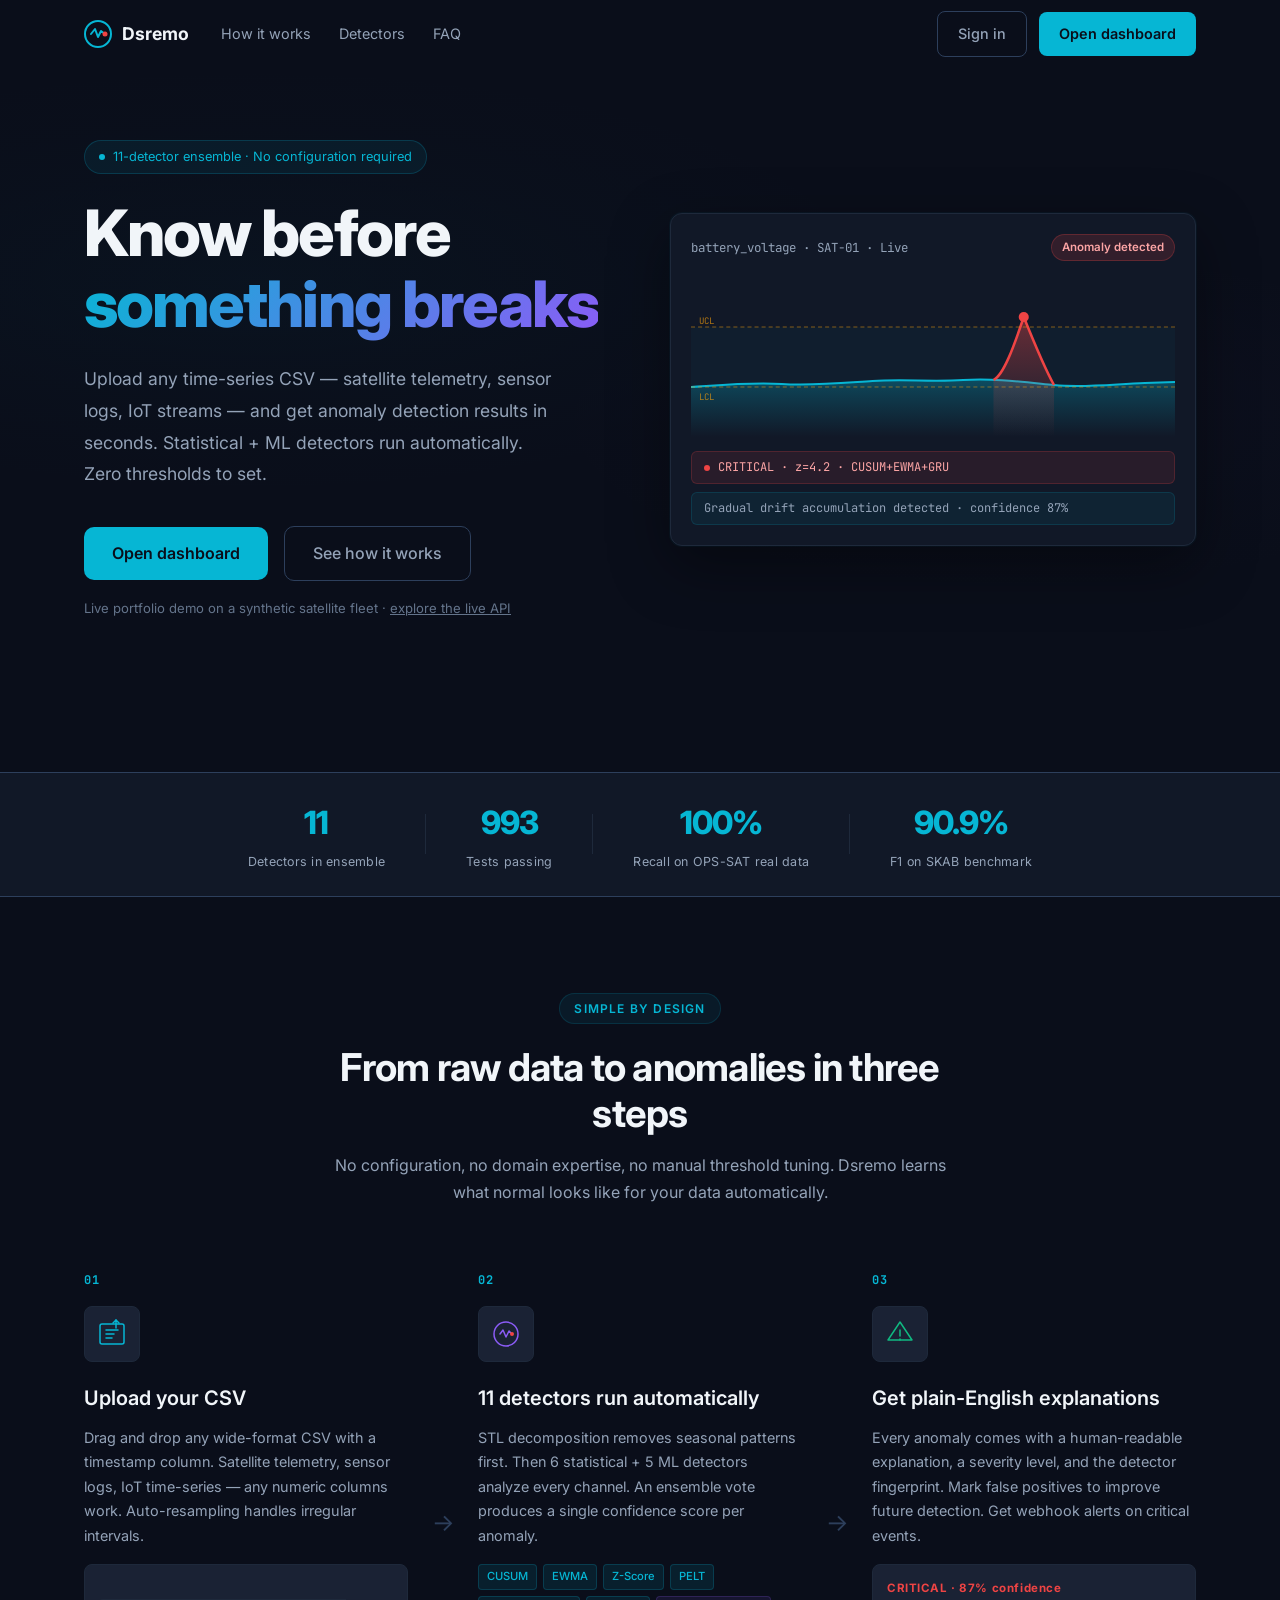
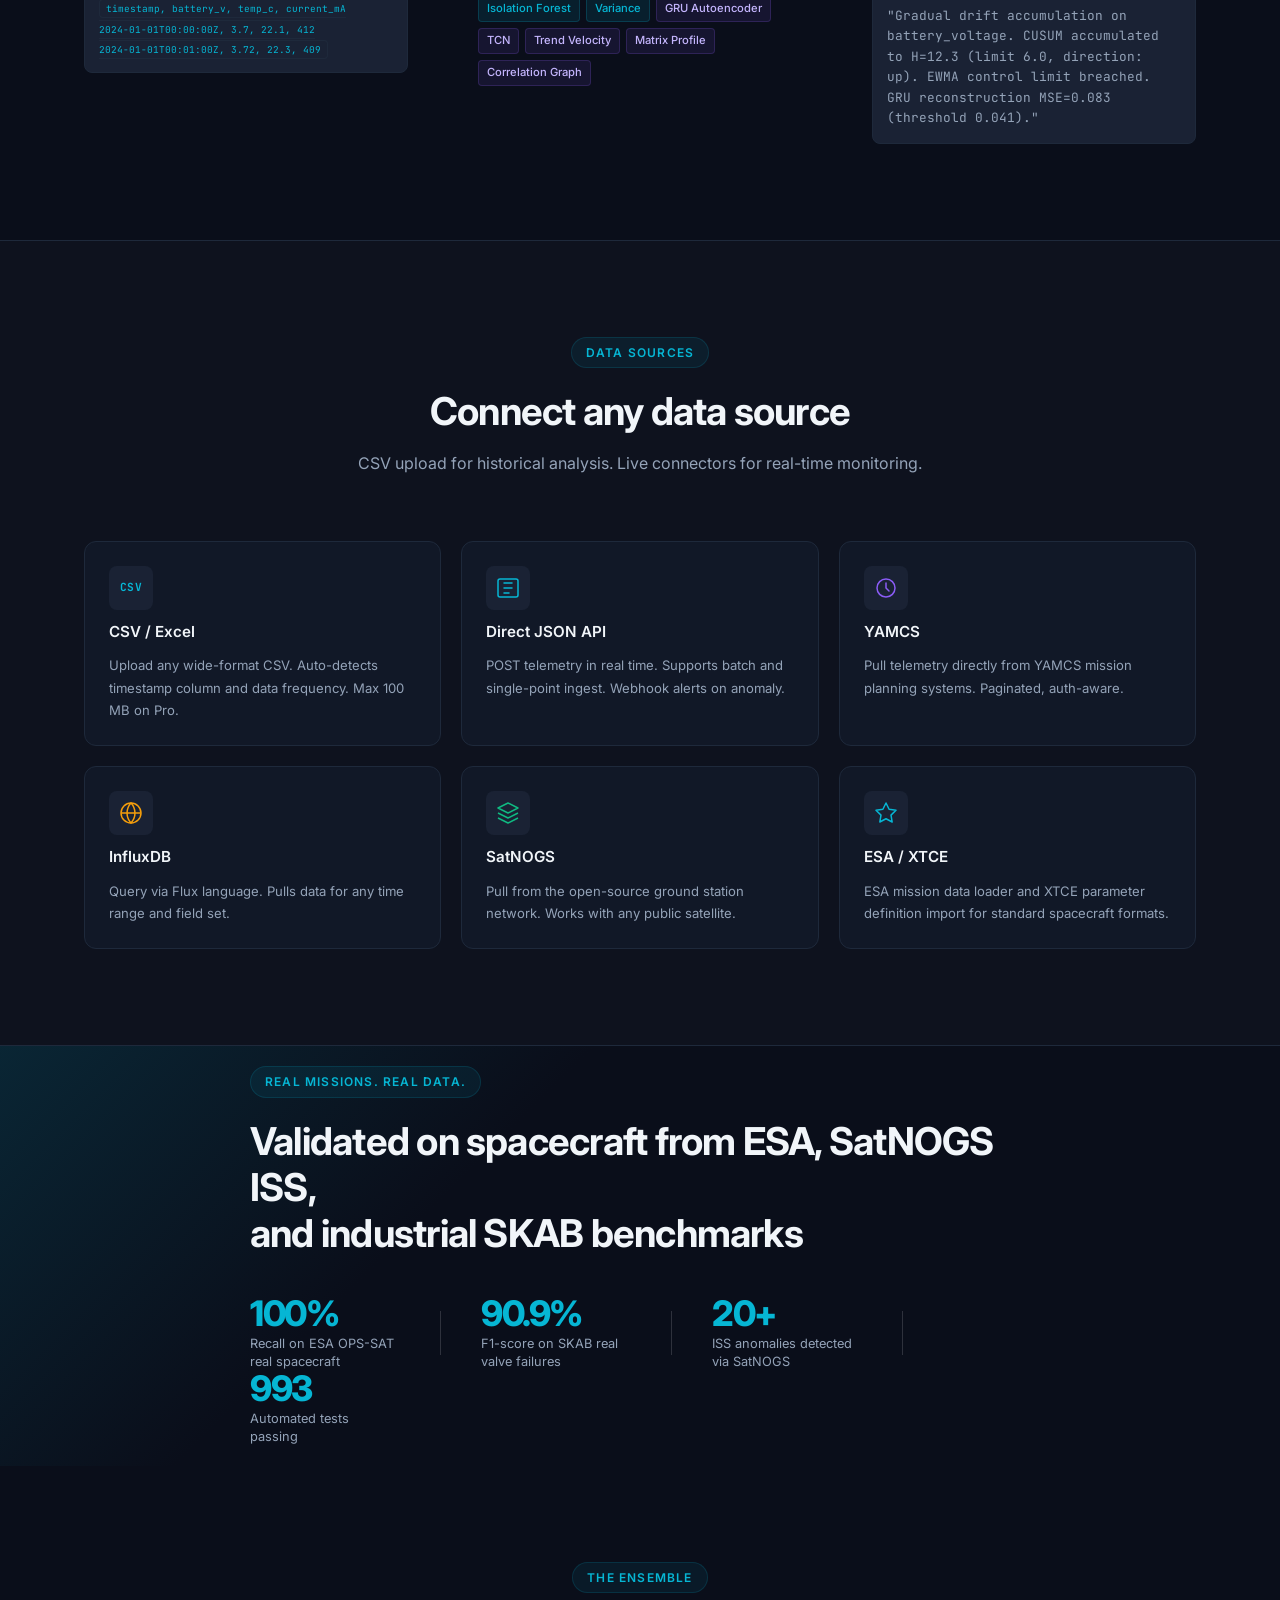
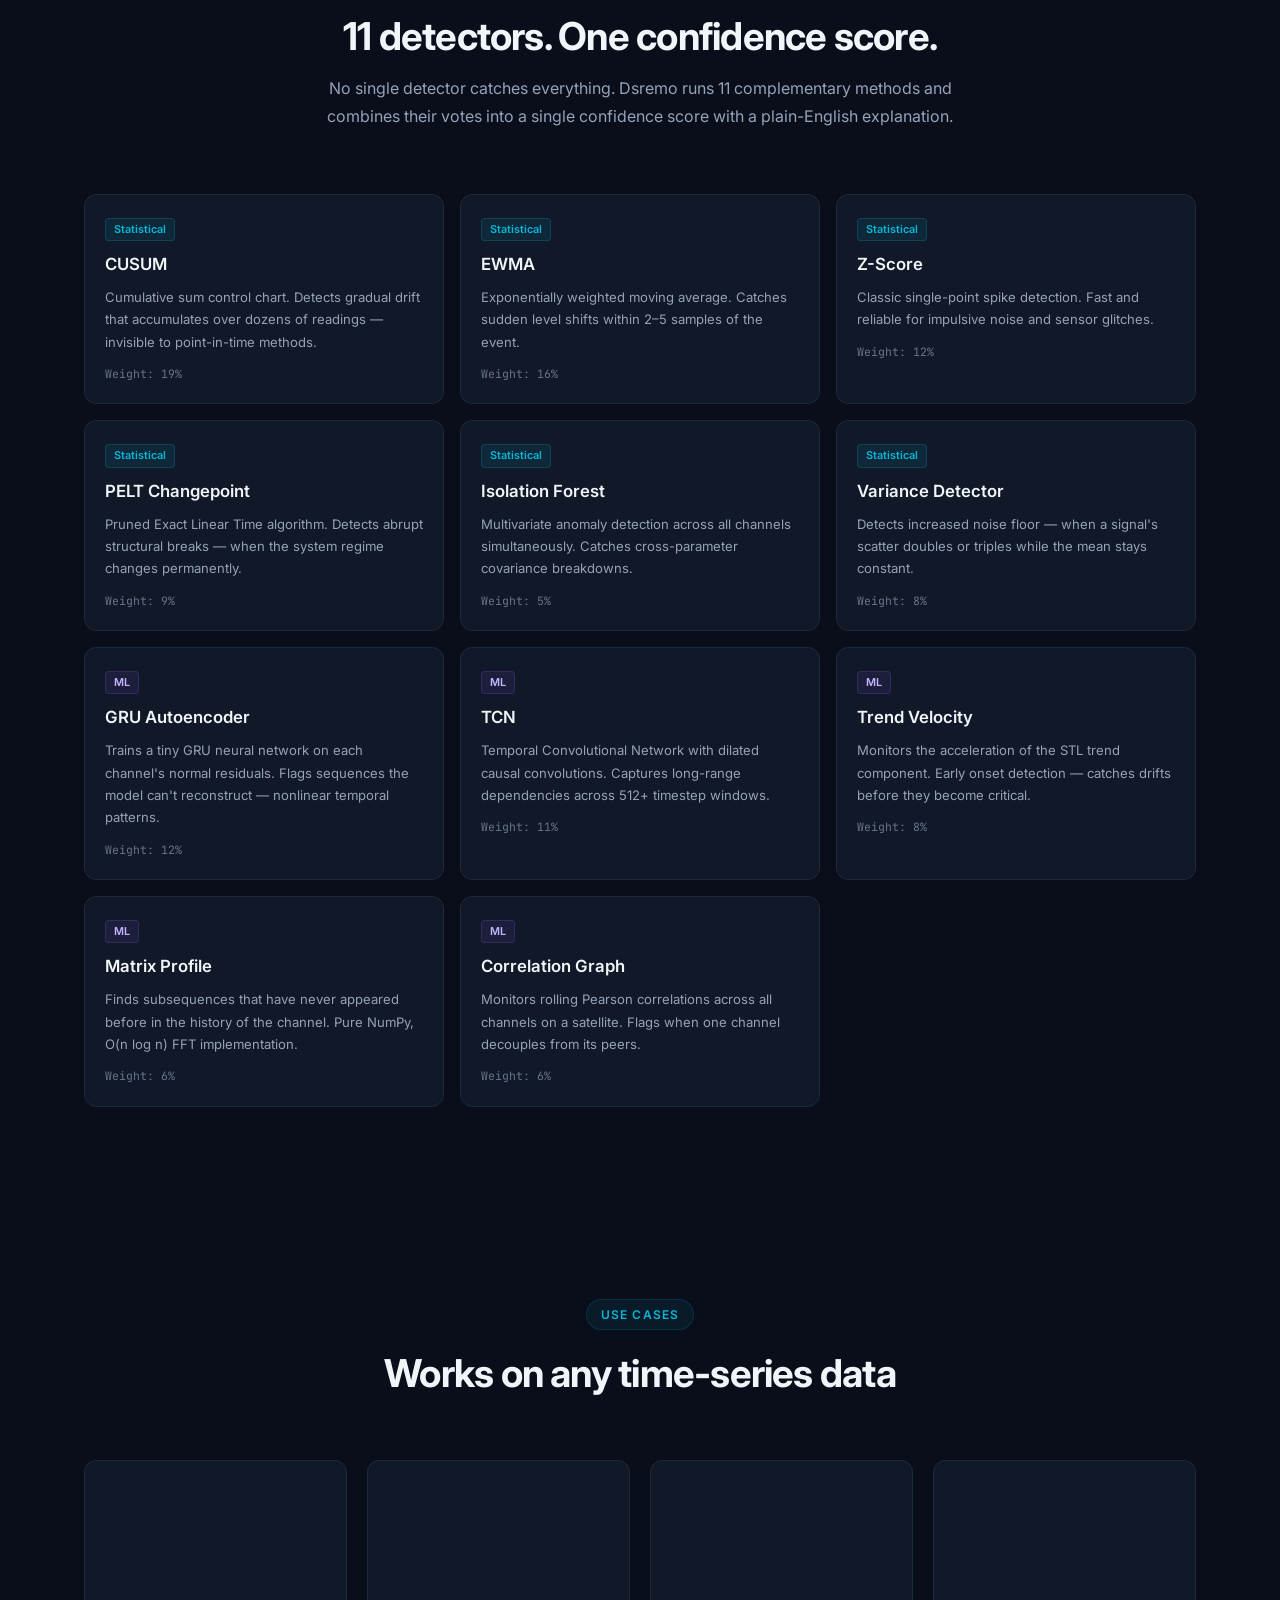
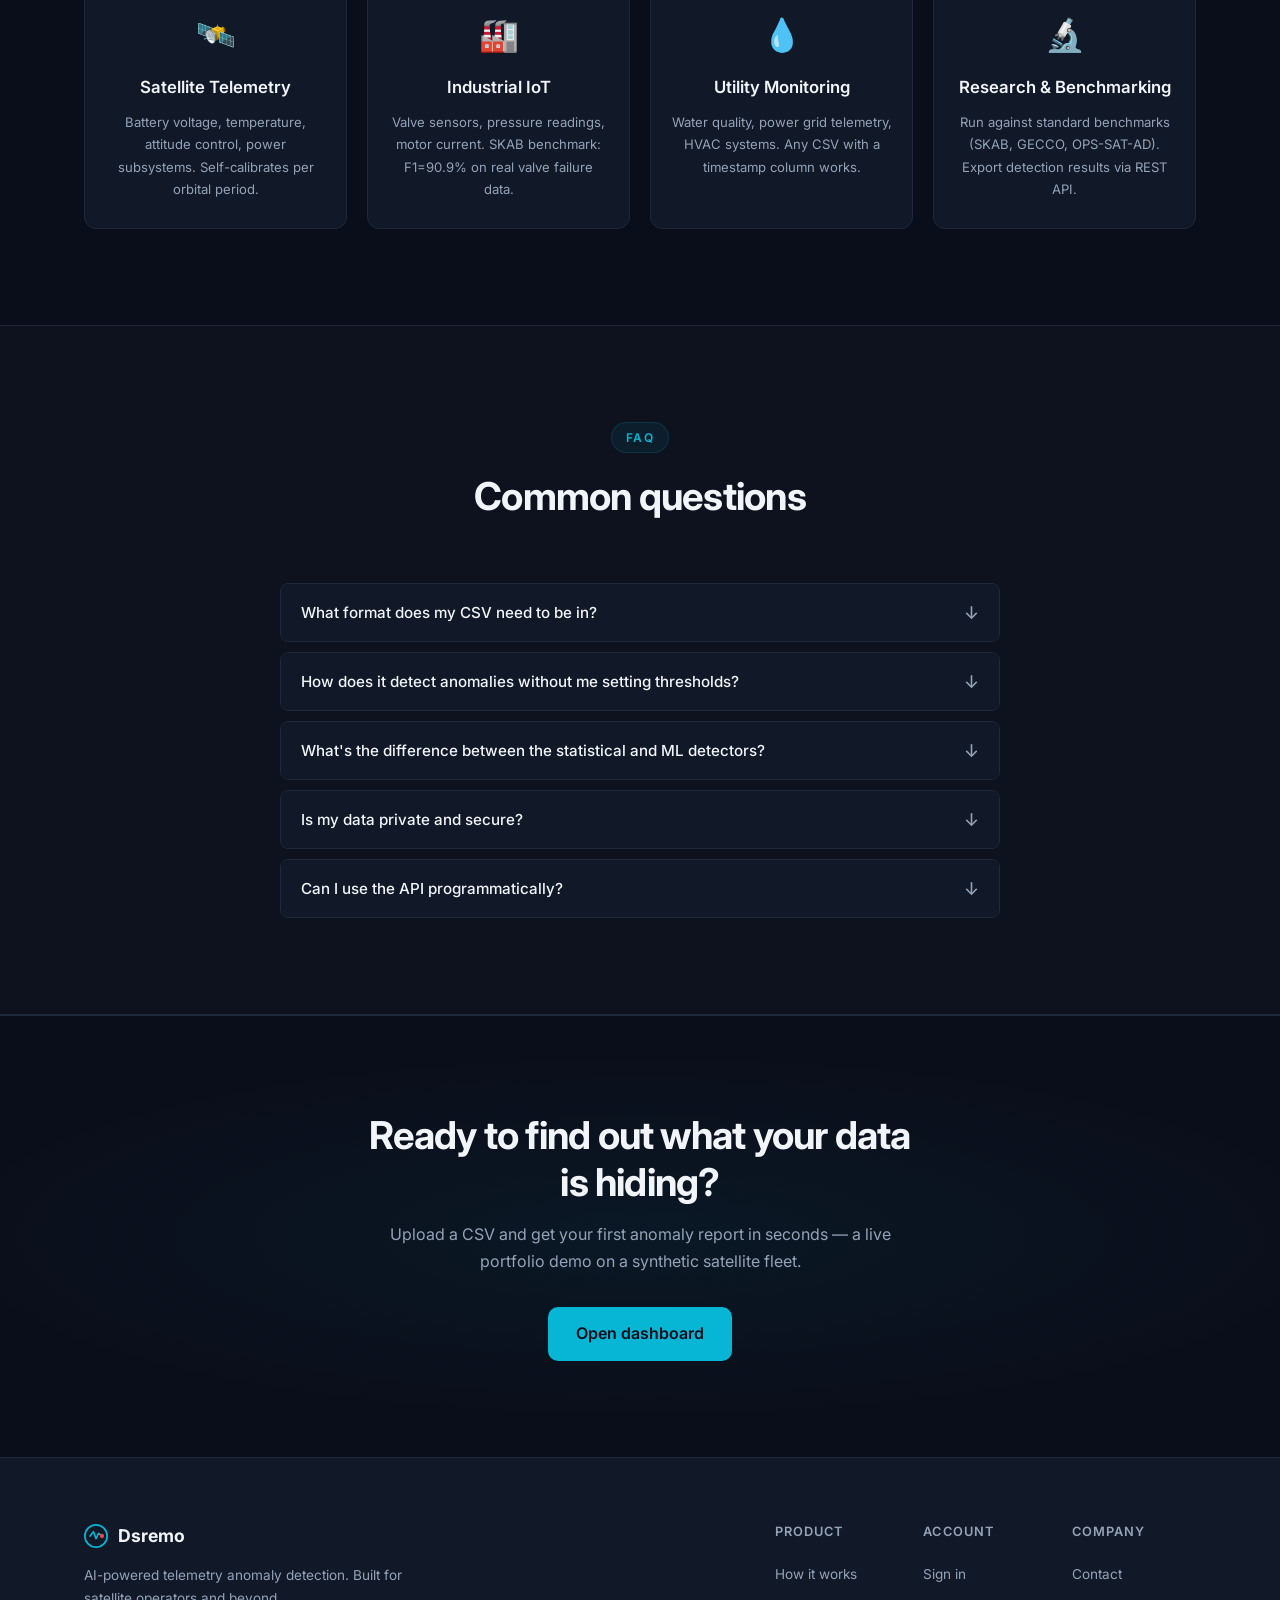
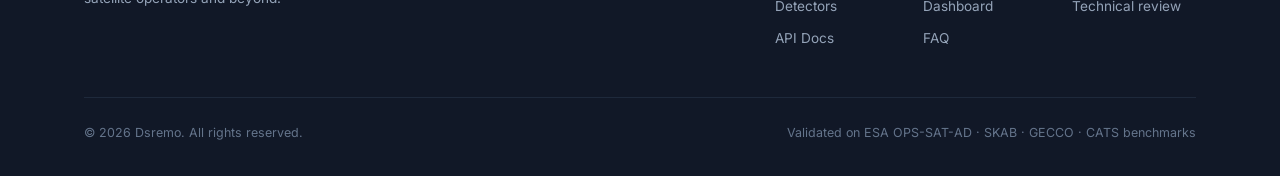
<file: landing/index.html>
<!DOCTYPE html>
<html lang="en">
<head>
  <meta charset="UTF-8" />
  <meta name="viewport" content="width=device-width, initial-scale=1.0" />
  <title>Dsremo — AI Telemetry Anomaly Detection</title>
  <meta name="description" content="Upload any CSV time-series data and detect anomalies in seconds. 11-detector ensemble. No setup, no thresholds. Free to start." />
  <link rel="preconnect" href="https://fonts.googleapis.com" />
  <link rel="preconnect" href="https://fonts.gstatic.com" crossorigin />
  <link href="https://fonts.googleapis.com/css2?family=Inter:wght@300;400;500;600;700;800&family=JetBrains+Mono:wght@400;500&display=swap" rel="stylesheet" />
  <link rel="stylesheet" href="style.css" />
  <!-- Google AdSense -->
  <script async src="https://pagead2.googlesyndication.com/pagead/js/adsbygoogle.js?client=ca-pub-2513872416399349" crossorigin="anonymous"></script>
</head>
<body>

<!-- ─── Navigation ─────────────────────────────────────────────────────────── -->
<nav id="navbar">
  <div class="nav-inner">
    <a href="/" class="nav-logo">
      <svg width="28" height="28" viewBox="0 0 28 28" fill="none">
        <circle cx="14" cy="14" r="13" stroke="#06b6d4" stroke-width="2"/>
        <path d="M7 14 L11 9 L14 17 L17 11 L21 14" stroke="#06b6d4" stroke-width="2" stroke-linecap="round" stroke-linejoin="round"/>
        <circle cx="21" cy="14" r="2.5" fill="#ef4444"/>
      </svg>
      <span>Dsremo</span>
    </a>
    <div class="nav-links">
      <a href="#how-it-works">How it works</a>
      <a href="#detectors">Detectors</a>
      <a href="#faq">FAQ</a>
    </div>
    <div class="nav-cta">
      <a href="https://dsremo-telemetry-sentinel.hf.space/api/v1/auth/login" class="btn-ghost">Sign in</a>
      <a href="https://dsremo-telemetry-sentinel.hf.space/api/v1/auth/login" class="btn-primary">
        Open dashboard
      </a>
    </div>
  </div>
</nav>

<!-- ─── Hero ───────────────────────────────────────────────────────────────── -->
<section class="hero">
  <div class="hero-bg"></div>
  <div class="container">
    <div class="hero-content">
      <div class="hero-badge">
        <span class="badge-dot"></span>
        11-detector ensemble · No configuration required
      </div>
      <h1>Know before<br/><span class="gradient-text">something breaks</span></h1>
      <p class="hero-sub">
        Upload any time-series CSV — satellite telemetry, sensor logs, IoT streams —
        and get anomaly detection results in seconds. Statistical + ML detectors run
        automatically. Zero thresholds to set.
      </p>
      <div class="hero-actions">
        <a href="https://dsremo-telemetry-sentinel.hf.space/api/v1/auth/login" class="btn-primary btn-large">
          Open dashboard
        </a>
        <a href="#how-it-works" class="btn-ghost btn-large">See how it works</a>
      </div>
      <p class="hero-note">Live portfolio demo on a synthetic satellite fleet &middot; <a href="https://dsremo-telemetry-sentinel.hf.space/docs" target="_blank" rel="noopener" style="color:inherit;text-decoration:underline">explore the live API</a></p>
    </div>
    <div class="hero-visual">
      <div class="hero-sat-glow"></div>
      <div class="chart-card">
        <div class="chart-header">
          <span class="chart-title">battery_voltage · SAT-01 · Live</span>
          <span class="status-badge status-anomaly">Anomaly detected</span>
        </div>
        <svg class="anomaly-chart" viewBox="0 0 480 160" preserveAspectRatio="none">
          <defs>
            <linearGradient id="lineGrad" x1="0" y1="0" x2="0" y2="1">
              <stop offset="0%" stop-color="#06b6d4" stop-opacity="0.3"/>
              <stop offset="100%" stop-color="#06b6d4" stop-opacity="0"/>
            </linearGradient>
            <linearGradient id="anomalyGrad" x1="0" y1="0" x2="0" y2="1">
              <stop offset="0%" stop-color="#ef4444" stop-opacity="0.4"/>
              <stop offset="100%" stop-color="#ef4444" stop-opacity="0"/>
            </linearGradient>
          </defs>
          <!-- Normal band -->
          <rect x="0" y="50" width="480" height="60" fill="#06b6d4" fill-opacity="0.04" rx="2"/>
          <!-- Area under normal line -->
          <path class="chart-area" d="M0,110 C30,108 60,105 90,107 C120,109 150,106 180,104 C210,102 240,105 270,103 C300,101 330,105 360,108 C390,111 420,107 450,106 L480,105 L480,160 L0,160 Z" fill="url(#lineGrad)"/>
          <!-- Normal line -->
          <path class="chart-line" d="M0,110 C30,108 60,105 90,107 C120,109 150,106 180,104 C210,102 240,105 270,103 C300,101 330,105 360,108 C390,111 420,107 450,106 L480,105" stroke="#06b6d4" stroke-width="2" fill="none"/>
          <!-- Anomaly area -->
          <path class="anomaly-area" d="M300,103 C310,98 320,70 330,40 C340,65 350,90 360,108 L360,160 L300,160 Z" fill="url(#anomalyGrad)"/>
          <!-- Anomaly spike -->
          <path class="anomaly-line" d="M300,103 C310,98 320,70 330,40 C340,65 350,90 360,108" stroke="#ef4444" stroke-width="2.5" fill="none" stroke-dasharray="0"/>
          <!-- Anomaly point -->
          <circle class="anomaly-point" cx="330" cy="40" r="5" fill="#ef4444"/>
          <!-- Threshold lines -->
          <line x1="0" y1="50" x2="480" y2="50" stroke="#f59e0b" stroke-width="1" stroke-dasharray="4,3" opacity="0.5"/>
          <line x1="0" y1="110" x2="480" y2="110" stroke="#f59e0b" stroke-width="1" stroke-dasharray="4,3" opacity="0.5"/>
          <!-- Labels -->
          <text x="8" y="47" fill="#f59e0b" font-size="9" font-family="JetBrains Mono" opacity="0.7">UCL</text>
          <text x="8" y="123" fill="#f59e0b" font-size="9" font-family="JetBrains Mono" opacity="0.7">LCL</text>
        </svg>
        <div class="anomaly-cards">
          <div class="anomaly-chip chip-critical">
            <span class="chip-dot"></span> CRITICAL · z=4.2 · CUSUM+EWMA+GRU
          </div>
          <div class="anomaly-chip chip-info">
            Gradual drift accumulation detected · confidence 87%
          </div>
        </div>
      </div>
    </div>
  </div>
</section>

<div class="hero-stats">
  <div class="stat"><span class="stat-n">11</span><span class="stat-l">Detectors in ensemble</span></div>
  <div class="stat-div"></div>
  <div class="stat"><span class="stat-n">993</span><span class="stat-l">Tests passing</span></div>
  <div class="stat-div"></div>
  <div class="stat"><span class="stat-n">100%</span><span class="stat-l">Recall on OPS-SAT real data</span></div>
  <div class="stat-div"></div>
  <div class="stat"><span class="stat-n">90.9%</span><span class="stat-l">F1 on SKAB benchmark</span></div>
</div>

<!-- ─── How it works ──────────────────────────────────────────────────────── -->
<section id="how-it-works" class="section">
  <div class="container">
    <div class="section-header">
      <span class="section-tag">Simple by design</span>
      <h2>From raw data to anomalies in three steps</h2>
      <p>No configuration, no domain expertise, no manual threshold tuning. Dsremo learns what normal looks like for your data automatically.</p>
    </div>
    <div class="steps">
      <div class="step">
        <div class="step-num">01</div>
        <div class="step-icon">
          <svg width="32" height="32" viewBox="0 0 32 32" fill="none"><rect x="4" y="6" width="24" height="20" rx="2" stroke="#06b6d4" stroke-width="1.5"/><path d="M10 12h12M10 16h8M10 20h6" stroke="#06b6d4" stroke-width="1.5" stroke-linecap="round"/><path d="M20 2v8" stroke="#06b6d4" stroke-width="1.5" stroke-linecap="round"/><path d="M17 5l3-3 3 3" stroke="#06b6d4" stroke-width="1.5" stroke-linecap="round" stroke-linejoin="round"/></svg>
        </div>
        <h3>Upload your CSV</h3>
        <p>Drag and drop any wide-format CSV with a timestamp column. Satellite telemetry, sensor logs, IoT time-series — any numeric columns work. Auto-resampling handles irregular intervals.</p>
        <div class="step-example">
          <code>timestamp, battery_v, temp_c, current_mA<br/>2024-01-01T00:00:00Z, 3.7, 22.1, 412<br/>2024-01-01T00:01:00Z, 3.72, 22.3, 409</code>
        </div>
      </div>
      <div class="step-arrow">→</div>
      <div class="step">
        <div class="step-num">02</div>
        <div class="step-icon">
          <svg width="32" height="32" viewBox="0 0 32 32" fill="none"><circle cx="16" cy="16" r="12" stroke="#8b5cf6" stroke-width="1.5"/><path d="M10 16 L13 12 L16 19 L19 13 L22 16" stroke="#8b5cf6" stroke-width="1.5" stroke-linecap="round" stroke-linejoin="round"/><circle cx="22" cy="16" r="2" fill="#ef4444"/></svg>
        </div>
        <h3>11 detectors run automatically</h3>
        <p>STL decomposition removes seasonal patterns first. Then 6 statistical + 5 ML detectors analyze every channel. An ensemble vote produces a single confidence score per anomaly.</p>
        <div class="detector-mini-grid">
          <span class="detector-tag stat">CUSUM</span>
          <span class="detector-tag stat">EWMA</span>
          <span class="detector-tag stat">Z-Score</span>
          <span class="detector-tag stat">PELT</span>
          <span class="detector-tag stat">Isolation Forest</span>
          <span class="detector-tag stat">Variance</span>
          <span class="detector-tag ml">GRU Autoencoder</span>
          <span class="detector-tag ml">TCN</span>
          <span class="detector-tag ml">Trend Velocity</span>
          <span class="detector-tag ml">Matrix Profile</span>
          <span class="detector-tag ml">Correlation Graph</span>
        </div>
      </div>
      <div class="step-arrow">→</div>
      <div class="step">
        <div class="step-num">03</div>
        <div class="step-icon">
          <svg width="32" height="32" viewBox="0 0 32 32" fill="none"><path d="M16 4L28 22H4L16 4Z" stroke="#10b981" stroke-width="1.5" stroke-linejoin="round"/><path d="M16 12v6M16 21v1" stroke="#10b981" stroke-width="1.5" stroke-linecap="round"/></svg>
        </div>
        <h3>Get plain-English explanations</h3>
        <p>Every anomaly comes with a human-readable explanation, a severity level, and the detector fingerprint. Mark false positives to improve future detection. Get webhook alerts on critical events.</p>
        <div class="explanation-card">
          <div class="exp-severity critical">CRITICAL · 87% confidence</div>
          <div class="exp-text">"Gradual drift accumulation on battery_voltage. CUSUM accumulated to H=12.3 (limit 6.0, direction: up). EWMA control limit breached. GRU reconstruction MSE=0.083 (threshold 0.041)."</div>
        </div>
      </div>
    </div>
  </div>
</section>

<!-- ─── Data Sources ──────────────────────────────────────────────────────── -->
<section class="section section-alt">
  <div class="container">
    <div class="section-header">
      <span class="section-tag">Data sources</span>
      <h2>Connect any data source</h2>
      <p>CSV upload for historical analysis. Live connectors for real-time monitoring.</p>
    </div>
    <div class="sources-grid">
      <a href="#detectors" class="source-card">
        <div class="source-icon csv-icon">CSV</div>
        <h4>CSV / Excel</h4>
        <p>Upload any wide-format CSV. Auto-detects timestamp column and data frequency. Max 100 MB on Pro.</p>
      </a>
      <a href="#detectors" class="source-card">
        <div class="source-icon">
          <svg width="24" height="24" viewBox="0 0 24 24" fill="none"><rect x="2" y="3" width="20" height="18" rx="2" stroke="#06b6d4" stroke-width="1.5"/><path d="M8 7h8M8 12h8M8 17h5" stroke="#06b6d4" stroke-width="1.5" stroke-linecap="round"/></svg>
        </div>
        <h4>Direct JSON API</h4>
        <p>POST telemetry in real time. Supports batch and single-point ingest. Webhook alerts on anomaly.</p>
      </a>
      <a href="#detectors" class="source-card">
        <div class="source-icon">
          <svg width="24" height="24" viewBox="0 0 24 24" fill="none"><circle cx="12" cy="12" r="9" stroke="#8b5cf6" stroke-width="1.5"/><path d="M12 7v5l3 3" stroke="#8b5cf6" stroke-width="1.5" stroke-linecap="round"/></svg>
        </div>
        <h4>YAMCS</h4>
        <p>Pull telemetry directly from YAMCS mission planning systems. Paginated, auth-aware.</p>
      </a>
      <a href="#detectors" class="source-card">
        <div class="source-icon">
          <svg width="24" height="24" viewBox="0 0 24 24" fill="none"><path d="M12 2C6.48 2 2 6.48 2 12s4.48 10 10 10 10-4.48 10-10S17.52 2 12 2z" stroke="#f59e0b" stroke-width="1.5"/><path d="M2 12h20M12 2a15.3 15.3 0 0 1 4 10 15.3 15.3 0 0 1-4 10 15.3 15.3 0 0 1-4-10 15.3 15.3 0 0 1 4-10z" stroke="#f59e0b" stroke-width="1.5"/></svg>
        </div>
        <h4>InfluxDB</h4>
        <p>Query via Flux language. Pulls data for any time range and field set.</p>
      </a>
      <a href="#detectors" class="source-card">
        <div class="source-icon">
          <svg width="24" height="24" viewBox="0 0 24 24" fill="none"><path d="M12 2L2 7l10 5 10-5-10-5z" stroke="#10b981" stroke-width="1.5" stroke-linejoin="round"/><path d="M2 17l10 5 10-5M2 12l10 5 10-5" stroke="#10b981" stroke-width="1.5" stroke-linejoin="round"/></svg>
        </div>
        <h4>SatNOGS</h4>
        <p>Pull from the open-source ground station network. Works with any public satellite.</p>
      </a>
      <a href="#detectors" class="source-card">
        <div class="source-icon">
          <svg width="24" height="24" viewBox="0 0 24 24" fill="none"><path d="M12 2l3.09 6.26L22 9.27l-5 4.87 1.18 6.88L12 17.77l-6.18 3.25L7 14.14 2 9.27l6.91-1.01L12 2z" stroke="#06b6d4" stroke-width="1.5" stroke-linejoin="round"/></svg>
        </div>
        <h4>ESA / XTCE</h4>
        <p>ESA mission data loader and XTCE parameter definition import for standard spacecraft formats.</p>
      </a>
    </div>
  </div>
</section>

<!-- ─── Photo Band ────────────────────────────────────────────────────────── -->
<div class="photo-band">
  <div class="photo-band-overlay">
    <div class="container">
      <div class="photo-band-content">
        <span class="section-tag">Real missions. Real data.</span>
        <h2>Validated on spacecraft from ESA, SatNOGS ISS,<br/>and industrial SKAB benchmarks</h2>
        <div class="photo-band-stats">
          <div class="pbs">
            <span class="pbs-n">100%</span>
            <span class="pbs-l">Recall on ESA OPS-SAT real spacecraft</span>
          </div>
          <div class="pbs-div"></div>
          <div class="pbs">
            <span class="pbs-n">90.9%</span>
            <span class="pbs-l">F1-score on SKAB real valve failures</span>
          </div>
          <div class="pbs-div"></div>
          <div class="pbs">
            <span class="pbs-n">20+</span>
            <span class="pbs-l">ISS anomalies detected via SatNOGS</span>
          </div>
          <div class="pbs-div"></div>
          <div class="pbs">
            <span class="pbs-n">993</span>
            <span class="pbs-l">Automated tests passing</span>
          </div>
        </div>
      </div>
    </div>
  </div>
</div>

<!-- ─── Detectors ─────────────────────────────────────────────────────────── -->
<section id="detectors" class="section">
  <div class="container">
    <div class="section-header">
      <span class="section-tag">The ensemble</span>
      <h2>11 detectors. One confidence score.</h2>
      <p>No single detector catches everything. Dsremo runs 11 complementary methods and combines their votes into a single confidence score with a plain-English explanation.</p>
    </div>
    <div class="detectors-grid">
      <div class="detector-card">
        <div class="detector-badge stat-badge">Statistical</div>
        <h4>CUSUM</h4>
        <p>Cumulative sum control chart. Detects gradual drift that accumulates over dozens of readings — invisible to point-in-time methods.</p>
        <div class="detector-weight">Weight: 19%</div>
      </div>
      <div class="detector-card">
        <div class="detector-badge stat-badge">Statistical</div>
        <h4>EWMA</h4>
        <p>Exponentially weighted moving average. Catches sudden level shifts within 2–5 samples of the event.</p>
        <div class="detector-weight">Weight: 16%</div>
      </div>
      <div class="detector-card">
        <div class="detector-badge stat-badge">Statistical</div>
        <h4>Z-Score</h4>
        <p>Classic single-point spike detection. Fast and reliable for impulsive noise and sensor glitches.</p>
        <div class="detector-weight">Weight: 12%</div>
      </div>
      <div class="detector-card">
        <div class="detector-badge stat-badge">Statistical</div>
        <h4>PELT Changepoint</h4>
        <p>Pruned Exact Linear Time algorithm. Detects abrupt structural breaks — when the system regime changes permanently.</p>
        <div class="detector-weight">Weight: 9%</div>
      </div>
      <div class="detector-card">
        <div class="detector-badge stat-badge">Statistical</div>
        <h4>Isolation Forest</h4>
        <p>Multivariate anomaly detection across all channels simultaneously. Catches cross-parameter covariance breakdowns.</p>
        <div class="detector-weight">Weight: 5%</div>
      </div>
      <div class="detector-card">
        <div class="detector-badge stat-badge">Statistical</div>
        <h4>Variance Detector</h4>
        <p>Detects increased noise floor — when a signal's scatter doubles or triples while the mean stays constant.</p>
        <div class="detector-weight">Weight: 8%</div>
      </div>
      <a href="#detectors" class="detector-card">
        <div class="detector-badge ml-badge">ML</div>
        <h4>GRU Autoencoder</h4>
        <p>Trains a tiny GRU neural network on each channel's normal residuals. Flags sequences the model can't reconstruct — nonlinear temporal patterns.</p>
        <div class="detector-weight">Weight: 12%</div>
      </a>
      <a href="#detectors" class="detector-card">
        <div class="detector-badge ml-badge">ML</div>
        <h4>TCN</h4>
        <p>Temporal Convolutional Network with dilated causal convolutions. Captures long-range dependencies across 512+ timestep windows.</p>
        <div class="detector-weight">Weight: 11%</div>
      </a>
      <a href="#detectors" class="detector-card">
        <div class="detector-badge ml-badge">ML</div>
        <h4>Trend Velocity</h4>
        <p>Monitors the acceleration of the STL trend component. Early onset detection — catches drifts before they become critical.</p>
        <div class="detector-weight">Weight: 8%</div>
      </a>
      <a href="#detectors" class="detector-card">
        <div class="detector-badge ml-badge">ML</div>
        <h4>Matrix Profile</h4>
        <p>Finds subsequences that have never appeared before in the history of the channel. Pure NumPy, O(n log n) FFT implementation.</p>
        <div class="detector-weight">Weight: 6%</div>
      </a>
      <a href="#detectors" class="detector-card">
        <div class="detector-badge ml-badge">ML</div>
        <h4>Correlation Graph</h4>
        <p>Monitors rolling Pearson correlations across all channels on a satellite. Flags when one channel decouples from its peers.</p>
        <div class="detector-weight">Weight: 6%</div>
      </a>
    </div>
  </div>
</section>

<!-- ─── Use Cases ─────────────────────────────────────────────────────────── -->
<section class="section">
  <div class="container">
    <div class="section-header">
      <span class="section-tag">Use cases</span>
      <h2>Works on any time-series data</h2>
    </div>
    <div class="usecases-grid">
      <a href="https://dsremo-telemetry-sentinel.hf.space/api/v1/auth/login" class="usecase-card">
        <div class="usecase-thumb" style="background-image:url('https://images-assets.nasa.gov/image/iss072e352255/iss072e352255~large.jpg')"></div>
        <div class="usecase-icon">🛰️</div>
        <h4>Satellite Telemetry</h4>
        <p>Battery voltage, temperature, attitude control, power subsystems. Self-calibrates per orbital period.</p>
      </a>
      <a href="https://dsremo-telemetry-sentinel.hf.space/api/v1/auth/login" class="usecase-card">
        <div class="usecase-thumb" style="background-image:url('https://images-assets.nasa.gov/image/S83-35764/S83-35764~large.jpg')"></div>
        <div class="usecase-icon">🏭</div>
        <h4>Industrial IoT</h4>
        <p>Valve sensors, pressure readings, motor current. SKAB benchmark: F1=90.9% on real valve failure data.</p>
      </a>
      <a href="https://dsremo-telemetry-sentinel.hf.space/api/v1/auth/login" class="usecase-card">
        <div class="usecase-thumb" style="background-image:url('https://images-assets.nasa.gov/image/2010-3122/2010-3122~large.jpg')"></div>
        <div class="usecase-icon">💧</div>
        <h4>Utility Monitoring</h4>
        <p>Water quality, power grid telemetry, HVAC systems. Any CSV with a timestamp column works.</p>
      </a>
      <a href="https://dsremo-telemetry-sentinel.hf.space/api/v1/auth/login" class="usecase-card">
        <div class="usecase-thumb" style="background-image:url('https://images-assets.nasa.gov/image/PIA24105/PIA24105~large.jpg')"></div>
        <div class="usecase-icon">🔬</div>
        <h4>Research &amp; Benchmarking</h4>
        <p>Run against standard benchmarks (SKAB, GECCO, OPS-SAT-AD). Export detection results via REST API.</p>
      </a>
    </div>
  </div>
</section>

<!-- ─── FAQ ───────────────────────────────────────────────────────────────── -->
<section id="faq" class="section section-alt">
  <div class="container">
    <div class="section-header">
      <span class="section-tag">FAQ</span>
      <h2>Common questions</h2>
    </div>
    <div class="faq-list">
      <div class="faq-item">
        <button class="faq-q" onclick="toggleFaq(this)">
          What format does my CSV need to be in?
          <span class="faq-arrow">↓</span>
        </button>
        <div class="faq-a">
          <p>Wide-format: one column for timestamp, remaining columns are your parameters. The timestamp column is auto-detected (you can specify it if it has a non-standard name). Any ISO 8601 or Unix timestamp format is supported. Example:</p>
          <code>timestamp, battery_v, temp_c<br/>2024-01-01T00:00:00Z, 3.7, 22.1</code>
        </div>
      </div>
      <div class="faq-item">
        <button class="faq-q" onclick="toggleFaq(this)">
          How does it detect anomalies without me setting thresholds?
          <span class="faq-arrow">↓</span>
        </button>
        <div class="faq-a">
          <p>Dsremo uses a self-calibration phase on the first 50+ samples of each channel to learn the normal distribution. It sets CUSUM and EWMA control limits automatically from the learned mean and standard deviation. STL decomposition removes the seasonal/orbital component first so your normal oscillations don't trigger false alarms.</p>
        </div>
      </div>
      <div class="faq-item">
        <button class="faq-q" onclick="toggleFaq(this)">
          What's the difference between the statistical and ML detectors?
          <span class="faq-arrow">↓</span>
        </button>
        <div class="faq-a">
          <p>Statistical detectors (CUSUM, EWMA, Z-Score, PELT, Isolation Forest, Variance) are fast, interpretable, and work well with as few as 50 samples. They catch mean shifts, spikes, variance changes, and structural breaks.</p>
          <p>ML detectors (GRU, TCN, Matrix Profile, Correlation Graph, Trend Velocity) learn complex temporal patterns that statistics miss — nonlinear relationships, long-range dependencies, cross-channel coupling. They need 60–200 samples to train and are available on the Pro plan and above.</p>
        </div>
      </div>
      <div class="faq-item">
        <button class="faq-q" onclick="toggleFaq(this)">
          Is my data private and secure?
          <span class="faq-arrow">↓</span>
        </button>
        <div class="faq-a">
          <p>Yes. Each account is a fully isolated tenant in the database via PostgreSQL Row-Level Security (FORCE RLS). Your data is never mixed with other customers' data. API keys are stored as SHA-256 hashes — the plaintext is shown once and never stored. All traffic is TLS-encrypted in production. We never log request bodies or full API keys.</p>
        </div>
      </div>
      <div class="faq-item">
        <button class="faq-q" onclick="toggleFaq(this)">
          Can I use the API programmatically?
          <span class="faq-arrow">↓</span>
        </button>
        <div class="faq-a">
          <p>Yes. Dsremo has a full REST API with OpenAPI documentation at <code>/docs</code>. You can push telemetry in real-time via <code>POST /api/v1/telemetry</code>, query anomalies, and receive real-time events via WebSocket. API keys are available on all plans.</p>
        </div>
      </div>
    </div>
  </div>
</section>

<!-- ─── CTA ───────────────────────────────────────────────────────────────── -->
<section class="cta-section">
  <div class="container">
    <div class="cta-inner">
      <h2>Ready to find out what your data is hiding?</h2>
      <p>Upload a CSV and get your first anomaly report in seconds — a live portfolio demo on a synthetic satellite fleet.</p>
      <a href="https://dsremo-telemetry-sentinel.hf.space/api/v1/auth/login" class="btn-primary btn-large">
        Open dashboard
      </a>
    </div>
  </div>
</section>

<!-- ─── Footer ────────────────────────────────────────────────────────────── -->
<footer>
  <div class="container">
    <div class="footer-inner">
      <div class="footer-brand">
        <a href="/" class="nav-logo">
          <svg width="24" height="24" viewBox="0 0 28 28" fill="none"><circle cx="14" cy="14" r="13" stroke="#06b6d4" stroke-width="2"/><path d="M7 14 L11 9 L14 17 L17 11 L21 14" stroke="#06b6d4" stroke-width="2" stroke-linecap="round" stroke-linejoin="round"/><circle cx="21" cy="14" r="2.5" fill="#ef4444"/></svg>
          <span>Dsremo</span>
        </a>
        <p>AI-powered telemetry anomaly detection. Built for satellite operators and beyond.</p>
      </div>
      <div class="footer-links">
        <div class="footer-col">
          <h5>Product</h5>
          <a href="#how-it-works">How it works</a>
          <a href="#detectors">Detectors</a>
              <a href="/docs">API Docs</a>
        </div>
        <div class="footer-col">
          <h5>Account</h5>
          <a href="https://dsremo-telemetry-sentinel.hf.space/api/v1/auth/login">Sign in</a>
          <a href="/dashboard/">Dashboard</a>
          <a href="#faq">FAQ</a>
        </div>
        <div class="footer-col">
          <h5>Company</h5>
          <a href="mailto:hello@dsremodetect.ai">Contact</a>
          <a href="/docs/TECHNICAL_REVIEW.md">Technical review</a>
        </div>
      </div>
    </div>
    <div class="footer-bottom">
      <p>© 2026 Dsremo. All rights reserved.</p>
      <p>Validated on ESA OPS-SAT-AD · SKAB · GECCO · CATS benchmarks</p>
    </div>
  </div>
</footer>

<script>
  // Navbar scroll effect
  const navbar = document.getElementById('navbar');
  window.addEventListener('scroll', () => {
    navbar.classList.toggle('scrolled', window.scrollY > 40);
  });

  // FAQ accordion
  function toggleFaq(btn) {
    const item = btn.closest('.faq-item');
    const isOpen = item.classList.contains('open');
    document.querySelectorAll('.faq-item.open').forEach(el => el.classList.remove('open'));
    if (!isOpen) item.classList.add('open');
  }

  // Smooth scroll for anchor links
  document.querySelectorAll('a[href^="#"]').forEach(a => {
    a.addEventListener('click', e => {
      const target = document.querySelector(a.getAttribute('href'));
      if (target) {
        e.preventDefault();
        target.scrollIntoView({ behavior: 'smooth', block: 'start' });
      }
    });
  });

  // Show error from OAuth redirect if present
  const urlParams = new URLSearchParams(window.location.search);
  const err = urlParams.get('error');
  if (err) {
    const msgs = {
      access_denied: 'Google sign-in was cancelled.',
      account_inactive: 'Your account has been deactivated. Contact support.',
    };
    const banner = document.createElement('div');
    banner.style.cssText = 'position:fixed;top:72px;left:50%;transform:translateX(-50%);background:#ef4444;color:#fff;padding:12px 24px;border-radius:8px;z-index:1000;font-size:14px;';
    banner.textContent = msgs[err] || 'Sign-in error. Please try again.';
    document.body.appendChild(banner);
    setTimeout(() => banner.remove(), 5000);
  }
</script>

</body>
</html>
</file>
<file: landing/style.css>
/* ─── Dsremo Landing Page ─────────────────────────────────────────────── */

*, *::before, *::after { box-sizing: border-box; margin: 0; padding: 0; }

:root {
  --bg:          #0a0e1a;
  --surface:     #111827;
  --surface2:    #1a2234;
  --border:      #1e293b;
  --border2:     #2d3f5c;
  --cyan:        #06b6d4;
  --cyan-dim:    #0e7490;
  --purple:      #8b5cf6;
  --green:       #10b981;
  --amber:       #f59e0b;
  --red:         #ef4444;
  --text:        #f1f5f9;
  --text-muted:  #94a3b8;
  --text-dim:    #64748b;
  --radius:      12px;
  --radius-sm:   8px;
  --transition:  0.2s ease;
}

html { scroll-behavior: smooth; }

body {
  font-family: 'Inter', -apple-system, sans-serif;
  background: var(--bg);
  color: var(--text);
  line-height: 1.6;
  -webkit-font-smoothing: antialiased;
}

.container {
  max-width: 1160px;
  margin: 0 auto;
  padding: 0 24px;
}

/* ─── Typography ──────────────────────────────────────────────────────────── */

h1 { font-size: clamp(2.5rem, 5vw, 4rem); font-weight: 800; line-height: 1.1; letter-spacing: -0.03em; }
h2 { font-size: clamp(1.8rem, 3vw, 2.5rem); font-weight: 700; line-height: 1.2; letter-spacing: -0.02em; }
h3 { font-size: 1.25rem; font-weight: 600; }
h4 { font-size: 1.05rem; font-weight: 600; }
h5 { font-size: 0.8rem; font-weight: 600; text-transform: uppercase; letter-spacing: 0.08em; color: var(--text-muted); margin-bottom: 12px; }
p  { color: var(--text-muted); line-height: 1.7; }

.gradient-text {
  background: linear-gradient(135deg, var(--cyan), var(--purple));
  -webkit-background-clip: text;
  -webkit-text-fill-color: transparent;
  background-clip: text;
}

code {
  font-family: 'JetBrains Mono', monospace;
  font-size: 0.82em;
  background: var(--surface2);
  border: 1px solid var(--border);
  border-radius: 4px;
  padding: 2px 6px;
  color: var(--cyan);
}

/* ─── Buttons ────────────────────────────────────────────────────────────── */

.btn-primary {
  display: inline-flex;
  align-items: center;
  gap: 8px;
  background: var(--cyan);
  color: #0a0e1a;
  font-weight: 600;
  font-size: 0.9rem;
  padding: 10px 20px;
  border-radius: var(--radius-sm);
  text-decoration: none;
  transition: var(--transition);
  white-space: nowrap;
}
.btn-primary:hover { background: #22d3ee; transform: translateY(-1px); box-shadow: 0 8px 24px rgba(6,182,212,0.3); }

.btn-ghost {
  display: inline-flex;
  align-items: center;
  gap: 8px;
  background: transparent;
  color: var(--text-muted);
  font-weight: 500;
  font-size: 0.9rem;
  padding: 10px 20px;
  border-radius: var(--radius-sm);
  border: 1px solid var(--border2);
  text-decoration: none;
  transition: var(--transition);
}
.btn-ghost:hover { color: var(--text); border-color: var(--border2); background: var(--surface); }

.btn-large { padding: 14px 28px; font-size: 1rem; border-radius: 10px; }

/* ─── Navbar ─────────────────────────────────────────────────────────────── */

#navbar {
  position: fixed;
  top: 0;
  left: 0;
  right: 0;
  z-index: 100;
  border-bottom: 1px solid transparent;
  transition: background 0.3s, border-color 0.3s;
}
#navbar.scrolled {
  background: rgba(10,14,26,0.95);
  backdrop-filter: blur(16px);
  border-color: var(--border);
}
.nav-inner {
  max-width: 1160px;
  margin: 0 auto;
  padding: 0 24px;
  height: 68px;
  display: flex;
  align-items: center;
  gap: 32px;
}
.nav-logo {
  display: flex;
  align-items: center;
  gap: 10px;
  text-decoration: none;
  font-weight: 700;
  font-size: 1.1rem;
  color: var(--text);
  flex-shrink: 0;
}
.nav-links {
  display: flex;
  gap: 28px;
  flex: 1;
}
.nav-links a {
  color: var(--text-muted);
  text-decoration: none;
  font-size: 0.9rem;
  transition: color var(--transition);
}
.nav-links a:hover { color: var(--text); }
.nav-cta {
  display: flex;
  align-items: center;
  gap: 12px;
  flex-shrink: 0;
}

/* ─── Hero ───────────────────────────────────────────────────────────────── */

.hero {
  position: relative;
  padding: 140px 0 80px;
  overflow: hidden;
}

.hero-bg {
  position: absolute;
  inset: 0;
  z-index: 0;
  background:
    linear-gradient(to bottom, rgba(10,14,26,0.87) 0%, rgba(10,14,26,0.70) 45%, rgba(10,14,26,0.93) 100%),
    radial-gradient(ellipse 80% 50% at 20% 40%, rgba(6,182,212,0.10) 0%, transparent 60%),
    radial-gradient(ellipse 60% 40% at 80% 60%, rgba(139,92,246,0.08) 0%, transparent 60%),
    url('https://images-assets.nasa.gov/image/PIA18156/PIA18156~large.jpg') center 30% / cover no-repeat;
  pointer-events: none;
}

.hero .container {
  display: grid;
  grid-template-columns: 1fr 1fr;
  gap: 60px;
  align-items: center;
  position: relative;
  z-index: 1;
}

.hero-badge {
  display: inline-flex;
  align-items: center;
  gap: 8px;
  background: rgba(6,182,212,0.08);
  border: 1px solid rgba(6,182,212,0.2);
  border-radius: 100px;
  padding: 6px 14px;
  font-size: 0.8rem;
  color: var(--cyan);
  margin-bottom: 24px;
}
.badge-dot {
  width: 6px;
  height: 6px;
  background: var(--cyan);
  border-radius: 50%;
  animation: pulse 2s infinite;
}
@keyframes pulse {
  0%, 100% { opacity: 1; }
  50% { opacity: 0.3; }
}

.hero h1 { margin-bottom: 24px; }

.hero-sub {
  font-size: 1.1rem;
  max-width: 480px;
  margin-bottom: 36px;
  line-height: 1.8;
}

.hero-actions {
  display: flex;
  gap: 16px;
  align-items: center;
  flex-wrap: wrap;
  margin-bottom: 16px;
}

.hero-note {
  font-size: 0.82rem;
  color: var(--text-dim);
}

/* Hero chart */
.chart-card {
  background: var(--surface);
  border: 1px solid var(--border);
  border-radius: var(--radius);
  padding: 20px;
  box-shadow: 0 20px 60px rgba(0,0,0,0.4), 0 0 0 1px rgba(6,182,212,0.05);
}
.chart-header {
  display: flex;
  align-items: center;
  justify-content: space-between;
  margin-bottom: 16px;
}
.chart-title {
  font-size: 0.78rem;
  font-family: 'JetBrains Mono', monospace;
  color: var(--text-muted);
}
.status-badge {
  font-size: 0.72rem;
  padding: 3px 10px;
  border-radius: 100px;
  font-weight: 600;
}
.status-anomaly {
  background: rgba(239,68,68,0.15);
  color: #fca5a5;
  border: 1px solid rgba(239,68,68,0.25);
}

.anomaly-chart { width: 100%; height: 160px; display: block; }
.chart-line { stroke-dasharray: 1000; stroke-dashoffset: 1000; animation: draw-line 2s ease forwards; }
.anomaly-line { animation: draw-line 2s 0.5s ease forwards; stroke-dasharray: 200; stroke-dashoffset: 200; }
.anomaly-point { animation: pop-in 0.3s 1.5s ease both; transform-origin: 330px 40px; transform: scale(0); }
@keyframes draw-line { to { stroke-dashoffset: 0; } }
@keyframes pop-in { to { transform: scale(1); } }

.anomaly-cards { margin-top: 14px; display: flex; flex-direction: column; gap: 8px; }
.anomaly-chip {
  font-size: 0.75rem;
  font-family: 'JetBrains Mono', monospace;
  padding: 6px 12px;
  border-radius: 6px;
  display: flex;
  align-items: center;
  gap: 8px;
}
.chip-critical {
  background: rgba(239,68,68,0.1);
  border: 1px solid rgba(239,68,68,0.2);
  color: #fca5a5;
}
.chip-info {
  background: rgba(6,182,212,0.07);
  border: 1px solid rgba(6,182,212,0.15);
  color: var(--text-muted);
}
.chip-dot {
  width: 6px; height: 6px;
  background: var(--red);
  border-radius: 50%;
  flex-shrink: 0;
  animation: pulse 1.5s infinite;
}

/* Hero satellite decoration */
.hero-visual {
  position: relative;
}
.hero-sat-glow {
  position: absolute;
  top: -60px;
  right: -80px;
  width: 400px;
  height: 400px;
  background: url('https://images-assets.nasa.gov/image/PIA24105/PIA24105~large.jpg') center / cover no-repeat;
  border-radius: 50%;
  opacity: 0.12;
  filter: blur(3px);
  pointer-events: none;
  z-index: 0;
}
.chart-card { position: relative; z-index: 1; }

/* Hero stats */
.hero-stats {
  display: flex;
  justify-content: center;
  align-items: center;
  gap: 0;
  margin-top: 72px;
  border-top: 1px solid var(--border2);
  border-bottom: 1px solid var(--border2);
  background: var(--surface);
}
.stat {
  display: flex;
  flex-direction: column;
  align-items: center;
  gap: 4px;
  padding: 24px 40px;
}
.stat-n { font-size: 2rem; font-weight: 800; color: var(--cyan); letter-spacing: -0.03em; }
.stat-l { font-size: 0.78rem; color: var(--text-muted); text-align: center; letter-spacing: 0.02em; }
.stat-div { width: 1px; height: 40px; background: var(--border); }

/* ─── Sections ───────────────────────────────────────────────────────────── */

.section { padding: 96px 0; }
.section-alt { background: rgba(255,255,255,0.015); border-top: 1px solid var(--border); border-bottom: 1px solid var(--border); }

.section-header { text-align: center; max-width: 640px; margin: 0 auto 64px; }
.section-tag {
  display: inline-block;
  font-size: 0.75rem;
  font-weight: 600;
  letter-spacing: 0.1em;
  text-transform: uppercase;
  color: var(--cyan);
  background: rgba(6,182,212,0.08);
  border: 1px solid rgba(6,182,212,0.15);
  border-radius: 100px;
  padding: 5px 14px;
  margin-bottom: 20px;
}
.section-header h2 { margin-bottom: 16px; }
.section-header p { font-size: 1rem; }

/* ─── How it works / Steps ───────────────────────────────────────────────── */

.steps {
  display: grid;
  grid-template-columns: 1fr auto 1fr auto 1fr;
  align-items: start;
  gap: 24px;
}
.step-arrow {
  font-size: 1.5rem;
  color: var(--border2);
  align-self: center;
  padding-top: 32px;
}
.step-num {
  font-size: 0.75rem;
  font-weight: 700;
  font-family: 'JetBrains Mono', monospace;
  color: var(--cyan);
  letter-spacing: 0.1em;
  margin-bottom: 16px;
}
.step-icon {
  width: 56px;
  height: 56px;
  background: var(--surface2);
  border: 1px solid var(--border);
  border-radius: var(--radius-sm);
  display: flex;
  align-items: center;
  justify-content: center;
  margin-bottom: 20px;
}
.step h3 { margin-bottom: 12px; }
.step p { font-size: 0.9rem; margin-bottom: 16px; }

.step-example {
  background: var(--surface2);
  border: 1px solid var(--border);
  border-radius: var(--radius-sm);
  padding: 12px 14px;
  font-family: 'JetBrains Mono', monospace;
  font-size: 0.72rem;
  color: var(--text-muted);
  line-height: 1.8;
  white-space: pre-line;
}

.detector-mini-grid {
  display: flex;
  flex-wrap: wrap;
  gap: 6px;
  margin-top: 4px;
}
.detector-tag {
  font-size: 0.7rem;
  font-weight: 500;
  padding: 3px 8px;
  border-radius: 4px;
}
.detector-tag.stat { background: rgba(6,182,212,0.1); color: var(--cyan); border: 1px solid rgba(6,182,212,0.2); }
.detector-tag.ml   { background: rgba(139,92,246,0.1); color: #c4b5fd; border: 1px solid rgba(139,92,246,0.2); }

.explanation-card {
  background: var(--surface2);
  border: 1px solid var(--border);
  border-radius: var(--radius-sm);
  padding: 14px;
  margin-top: 8px;
}
.exp-severity {
  font-size: 0.72rem;
  font-weight: 700;
  letter-spacing: 0.05em;
  margin-bottom: 8px;
}
.exp-severity.critical { color: var(--red); }
.exp-text { font-size: 0.8rem; color: var(--text-muted); font-family: 'JetBrains Mono', monospace; line-height: 1.6; }

/* ─── Data Sources ───────────────────────────────────────────────────────── */

.sources-grid {
  display: grid;
  grid-template-columns: repeat(3, 1fr);
  gap: 20px;
}
.source-card {
  background: var(--surface);
  border: 1px solid var(--border);
  border-radius: var(--radius);
  padding: 24px;
  display: flex;
  flex-direction: column;
  gap: 10px;
  transition: border-color var(--transition), box-shadow var(--transition);
  text-decoration: none;
  color: inherit;
  cursor: pointer;
}
.source-card:hover { border-color: var(--cyan-dim); box-shadow: 0 4px 20px rgba(6,182,212,0.08); }
.source-icon {
  width: 44px;
  height: 44px;
  background: var(--surface2);
  border-radius: var(--radius-sm);
  display: flex;
  align-items: center;
  justify-content: center;
}
.csv-icon {
  font-family: 'JetBrains Mono', monospace;
  font-size: 0.7rem;
  font-weight: 700;
  color: var(--cyan);
  letter-spacing: 0.05em;
}
.source-card h4 { font-size: 0.95rem; }
.source-card p  { font-size: 0.82rem; flex: 1; }
.source-badge {
  display: inline-block;
  font-size: 0.68rem;
  font-weight: 600;
  padding: 2px 8px;
  border-radius: 4px;
  width: fit-content;
}
.source-badge.free       { background: rgba(16,185,129,0.1); color: var(--green); border: 1px solid rgba(16,185,129,0.2); }
.source-badge.pro        { background: rgba(6,182,212,0.1);  color: var(--cyan);  border: 1px solid rgba(6,182,212,0.2); }
.source-badge.enterprise { background: rgba(139,92,246,0.1); color: #c4b5fd;      border: 1px solid rgba(139,92,246,0.2); }

/* ─── Detectors grid ─────────────────────────────────────────────────────── */

.detectors-grid {
  display: grid;
  grid-template-columns: repeat(3, 1fr);
  gap: 16px;
}
.detector-card {
  background: var(--surface);
  border: 1px solid var(--border);
  border-radius: var(--radius);
  padding: 20px;
  text-decoration: none;
  color: inherit;
  display: block;
}
.pro-detector {
  border-color: rgba(139,92,246,0.2);
  transition: border-color var(--transition), box-shadow var(--transition);
  cursor: pointer;
}
.pro-detector:hover { border-color: rgba(139,92,246,0.5); box-shadow: 0 4px 20px rgba(139,92,246,0.1); }
.detector-badge {
  display: inline-block;
  font-size: 0.68rem;
  font-weight: 600;
  padding: 2px 8px;
  border-radius: 4px;
  margin-bottom: 10px;
}
.stat-badge { background: rgba(6,182,212,0.1); color: var(--cyan); border: 1px solid rgba(6,182,212,0.2); }
.ml-badge   { background: rgba(139,92,246,0.1); color: #c4b5fd; border: 1px solid rgba(139,92,246,0.2); }
.detector-card h4 { margin-bottom: 8px; }
.detector-card p  { font-size: 0.82rem; margin-bottom: 12px; }
.detector-weight  { font-size: 0.72rem; color: var(--text-dim); font-family: 'JetBrains Mono', monospace; }

/* ─── Pricing ────────────────────────────────────────────────────────────── */

.pricing-grid {
  display: grid;
  grid-template-columns: repeat(4, 1fr);
  gap: 20px;
  align-items: start;
}
.plan-card {
  background: var(--surface);
  border: 1px solid var(--border);
  border-radius: var(--radius);
  padding: 28px 24px;
  display: flex;
  flex-direction: column;
  gap: 24px;
  position: relative;
}
.plan-featured {
  border-color: var(--cyan);
  box-shadow: 0 0 0 1px rgba(6,182,212,0.2), 0 20px 40px rgba(6,182,212,0.05);
}
.plan-popular {
  position: absolute;
  top: -12px;
  left: 50%;
  transform: translateX(-50%);
  background: var(--cyan);
  color: #0a0e1a;
  font-size: 0.7rem;
  font-weight: 700;
  padding: 3px 12px;
  border-radius: 100px;
  white-space: nowrap;
}
.plan-name { font-size: 0.85rem; font-weight: 600; text-transform: uppercase; letter-spacing: 0.08em; color: var(--text-muted); }
.plan-price { display: flex; align-items: baseline; gap: 4px; margin: 8px 0 4px; }
.price-num { font-size: 2.2rem; font-weight: 800; color: var(--text); letter-spacing: -0.03em; }
.price-per { font-size: 0.85rem; color: var(--text-muted); }
.plan-desc { font-size: 0.82rem; color: var(--text-muted); }

.plan-limits {
  display: flex;
  flex-direction: column;
  gap: 6px;
  background: var(--surface2);
  border-radius: var(--radius-sm);
  padding: 14px;
}
.limit { font-size: 0.8rem; color: var(--text-muted); }
.limit-val { font-weight: 600; color: var(--text); }

.plan-features { list-style: none; display: flex; flex-direction: column; gap: 8px; flex: 1; }
.plan-features li { font-size: 0.82rem; padding-left: 20px; position: relative; }
.feat-yes { color: var(--text-muted); }
.feat-yes::before { content: '✓'; position: absolute; left: 0; color: var(--green); font-weight: 700; }
.feat-no  { color: var(--text-dim); }
.feat-no::before  { content: '×'; position: absolute; left: 0; color: var(--text-dim); }

.btn-plan {
  display: block;
  text-align: center;
  padding: 12px 20px;
  border-radius: var(--radius-sm);
  font-weight: 600;
  font-size: 0.9rem;
  text-decoration: none;
  transition: var(--transition);
}
.btn-plan-pro {
  background: var(--cyan);
  color: #0a0e1a;
}
.btn-plan-pro:hover { background: #22d3ee; box-shadow: 0 4px 16px rgba(6,182,212,0.3); }
.btn-plan-free {
  background: var(--surface2);
  color: var(--text);
  border: 1px solid var(--border2);
}
.btn-plan-free:hover { background: var(--border); }

/* ─── Use cases ──────────────────────────────────────────────────────────── */

.usecases-grid {
  display: grid;
  grid-template-columns: repeat(4, 1fr);
  gap: 20px;
}
.usecase-card {
  background: var(--surface);
  border: 1px solid var(--border);
  border-radius: var(--radius);
  padding: 28px 20px;
  text-align: center;
  transition: border-color var(--transition), box-shadow var(--transition);
  text-decoration: none;
  color: inherit;
  display: block;
  cursor: pointer;
}
.usecase-card:hover { border-color: var(--cyan-dim); box-shadow: 0 4px 20px rgba(6,182,212,0.08); }
.usecase-icon { font-size: 2rem; margin-bottom: 14px; }
.usecase-card h4 { margin-bottom: 10px; }
.usecase-card p  { font-size: 0.82rem; }

/* ─── Photo Band ─────────────────────────────────────────────────────────── */

.photo-band {
  position: relative;
  min-height: 420px;
  overflow: hidden;
  background:
    url('https://images-assets.nasa.gov/image/PIA25137/PIA25137~large.jpg') center 40% / cover no-repeat;
}
.photo-band-overlay {
  position: absolute;
  inset: 0;
  background: linear-gradient(135deg,
    rgba(6,182,212,0.14) 0%,
    rgba(10,14,26,0.78) 35%,
    rgba(10,14,26,0.88) 100%
  );
  display: flex;
  align-items: center;
  padding: 72px 0;
}
.photo-band-content { max-width: 780px; }
.photo-band-content .section-tag { display: inline-block; margin-bottom: 20px; }
.photo-band-content h2 { margin-bottom: 40px; }
.photo-band-stats {
  display: flex;
  align-items: center;
  gap: 0;
  flex-wrap: wrap;
}
.pbs {
  display: flex;
  flex-direction: column;
  gap: 4px;
  padding-right: 40px;
}
.pbs-n { font-size: 2.2rem; font-weight: 800; color: var(--cyan); letter-spacing: -0.04em; line-height: 1; }
.pbs-l { font-size: 0.8rem; color: var(--text-muted); max-width: 150px; line-height: 1.4; }
.pbs-div { width: 1px; height: 44px; background: rgba(255,255,255,0.15); margin-right: 40px; flex-shrink: 0; }

/* ─── Use case photo thumbnails ──────────────────────────────────────────── */

.usecase-thumb {
  width: calc(100% + 40px);
  height: 130px;
  margin: -28px -20px 18px;
  background-size: cover;
  background-position: center;
  border-radius: var(--radius) var(--radius) 0 0;
  position: relative;
}
.usecase-thumb::after {
  content: '';
  position: absolute;
  bottom: 0;
  left: 0;
  right: 0;
  height: 60%;
  background: linear-gradient(to bottom, transparent, var(--surface));
  border-radius: 0;
}

/* ─── FAQ ────────────────────────────────────────────────────────────────── */

.faq-list { max-width: 720px; margin: 0 auto; display: flex; flex-direction: column; gap: 2px; }
.faq-item { border: 1px solid var(--border); border-radius: var(--radius-sm); overflow: hidden; }
.faq-item + .faq-item { margin-top: 8px; }

.faq-q {
  width: 100%;
  display: flex;
  justify-content: space-between;
  align-items: center;
  padding: 18px 20px;
  background: var(--surface);
  border: none;
  cursor: pointer;
  font-size: 0.95rem;
  font-weight: 500;
  color: var(--text);
  text-align: left;
  gap: 12px;
  transition: background var(--transition);
  font-family: 'Inter', sans-serif;
}
.faq-q:hover { background: var(--surface2); }
.faq-arrow { font-size: 1.1rem; color: var(--text-muted); transition: transform 0.25s; flex-shrink: 0; }
.faq-item.open .faq-arrow { transform: rotate(180deg); }

.faq-a {
  display: none;
  padding: 0 20px;
  background: var(--surface);
  border-top: 1px solid var(--border);
}
.faq-item.open .faq-a { display: block; padding: 16px 20px; }
.faq-a p { font-size: 0.88rem; margin-bottom: 10px; }
.faq-a p:last-child { margin-bottom: 0; }
.faq-a code { display: block; white-space: pre; margin-top: 10px; padding: 10px 14px; line-height: 1.8; }

/* ─── CTA ────────────────────────────────────────────────────────────────── */

.cta-section {
  padding: 96px 0;
  background: radial-gradient(ellipse 80% 60% at 50% 50%, rgba(6,182,212,0.06) 0%, transparent 70%);
  border-top: 1px solid var(--border);
}
.cta-inner {
  text-align: center;
  max-width: 560px;
  margin: 0 auto;
}
.cta-inner h2 { margin-bottom: 16px; }
.cta-inner p  { margin-bottom: 32px; }
.cta-inner .btn-primary { margin: 0 auto; }

/* ─── Footer ─────────────────────────────────────────────────────────────── */

footer {
  border-top: 1px solid var(--border);
  padding: 64px 0 32px;
  background: var(--surface);
}
.footer-inner {
  display: grid;
  grid-template-columns: 1.5fr 1fr;
  gap: 60px;
  margin-bottom: 48px;
}
.footer-brand .nav-logo { margin-bottom: 14px; }
.footer-brand p { font-size: 0.85rem; max-width: 320px; }
.footer-links { display: grid; grid-template-columns: repeat(3, 1fr); gap: 24px; }
.footer-col { display: flex; flex-direction: column; gap: 10px; }
.footer-col a { font-size: 0.85rem; color: var(--text-muted); text-decoration: none; transition: color var(--transition); }
.footer-col a:hover { color: var(--text); }
.footer-bottom {
  display: flex;
  justify-content: space-between;
  align-items: center;
  padding-top: 24px;
  border-top: 1px solid var(--border);
}
.footer-bottom p { font-size: 0.78rem; color: var(--text-dim); }

/* ─── Responsive ─────────────────────────────────────────────────────────── */

@media (max-width: 1024px) {
  .pricing-grid { grid-template-columns: repeat(2, 1fr); }
  .detectors-grid { grid-template-columns: repeat(2, 1fr); }
  .usecases-grid { grid-template-columns: repeat(2, 1fr); }
  .sources-grid { grid-template-columns: repeat(2, 1fr); }
}

@media (max-width: 1024px) {
  .photo-band-stats { gap: 0; flex-wrap: wrap; }
  .pbs { padding-right: 32px; }
  .pbs-div { margin-right: 32px; }
}

@media (max-width: 768px) {
  .hero .container { grid-template-columns: 1fr; }
  .hero-visual { display: none; }
  .hero-stats { flex-wrap: wrap; }
  .stat { padding: 20px 24px; }
  .steps { grid-template-columns: 1fr; }
  .step-arrow { display: none; }
  .pricing-grid { grid-template-columns: 1fr; }
  .detectors-grid { grid-template-columns: 1fr; }
  .usecases-grid { grid-template-columns: 1fr; }
  .sources-grid { grid-template-columns: 1fr; }
  .nav-links { display: none; }
  .footer-inner { grid-template-columns: 1fr; gap: 32px; }
  .footer-bottom { flex-direction: column; gap: 8px; text-align: center; }
  .photo-band { min-height: 360px; background-attachment: scroll; }
  .pbs-div { display: none; }
  .pbs { padding-right: 0; width: 50%; padding-bottom: 24px; }
  .photo-band-stats { flex-wrap: wrap; }
  .usecase-thumb { height: 110px; }
}

@media (max-width: 768px) {
  /* Hero — reduce giant top padding, boost text contrast */
  .hero { padding: 90px 0 60px; }
  .hero h1 { font-size: clamp(2.2rem, 8vw, 3rem); color: #ffffff; }
  .hero-badge { color: #22d3ee; background: rgba(6,182,212,0.12); border-color: rgba(6,182,212,0.3); }
  .hero-sub { font-size: 1rem; max-width: 100%; }
  .hero-actions { flex-direction: column; align-items: stretch; }
  .hero-actions a { text-align: center; }

  /* Section tags — brighter on mobile */
  .section-tag { color: #22d3ee; background: rgba(6,182,212,0.12); border-color: rgba(6,182,212,0.3); }

  /* Steps — more breathing room */
  .step { padding: 28px 20px; }

  /* Stats row — 2 columns, reduce gap */
  .hero-stats { display: grid; grid-template-columns: 1fr 1fr; margin-top: 32px; }
  .stat-div { display: none; }
  .stat { padding: 16px 12px; }

  /* Pricing cards — full width padding */
  .pricing-card { padding: 28px 20px; }

  /* Section spacing — tighter on mobile */
  .section { padding: 60px 0; }
}
</file>
